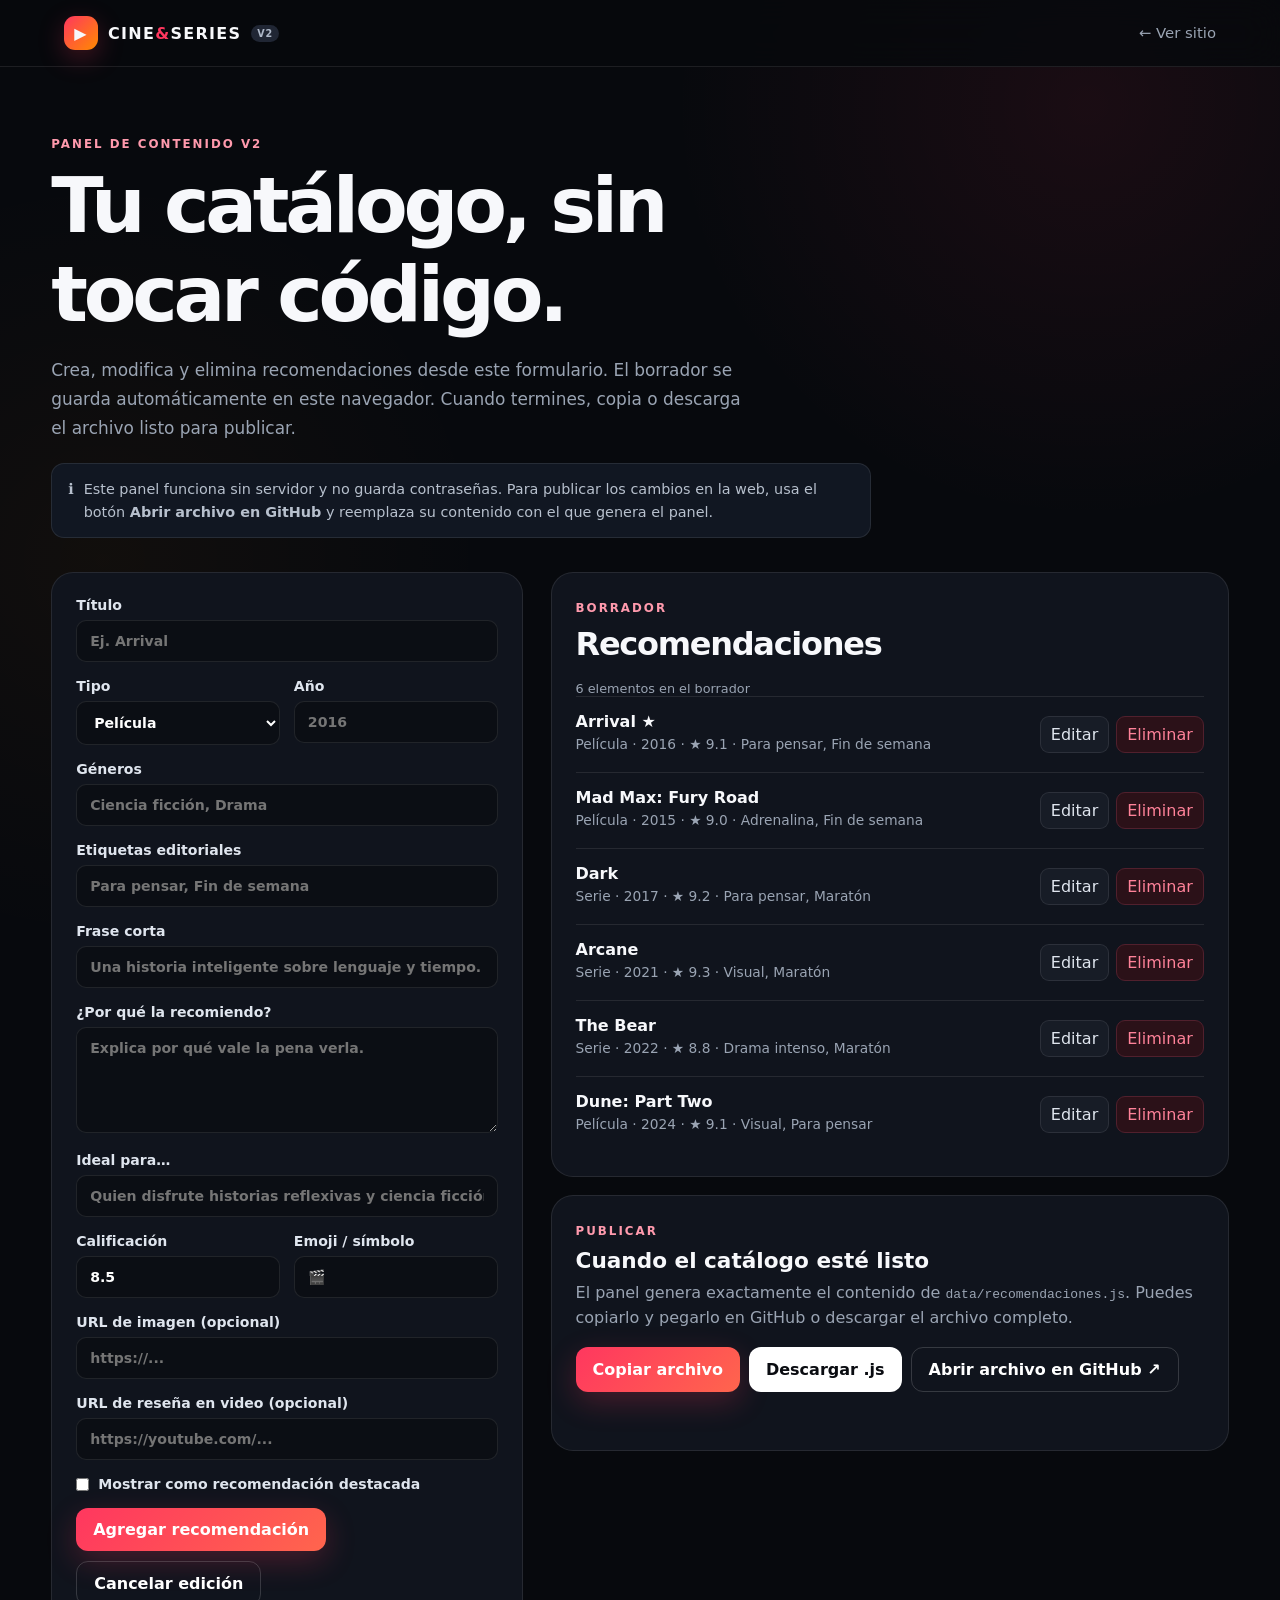
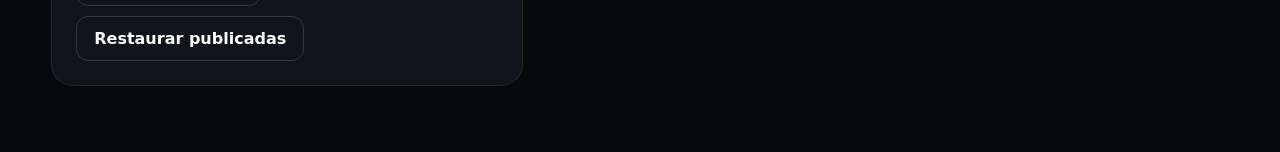
<file: admin.html>
<!doctype html>
<html lang="es">
<head>
  <meta charset="utf-8" />
  <meta name="viewport" content="width=device-width,initial-scale=1" />
  <meta name="robots" content="noindex,nofollow" />
  <meta name="theme-color" content="#080a0f" />
  <title>Administrador V2 | Cine & Series</title>
  <link rel="stylesheet" href="css/styles.css" />
</head>
<body class="admin-body">
  <header class="topbar">
    <a href="./" class="brand">
      <span class="brand-mark">▶</span>
      <span>CINE<span class="accent">&</span>SERIES</span>
      <span class="version-badge">V2</span>
    </a>
    <nav><a href="index.html">← Ver sitio</a></nav>
  </header>

  <main class="admin-main">
    <section class="admin-intro">
      <span class="eyebrow">PANEL DE CONTENIDO V2</span>
      <h1>Tu catálogo, sin tocar código.</h1>
      <p>
        Crea, modifica y elimina recomendaciones desde este formulario. El borrador se guarda
        automáticamente en este navegador. Cuando termines, copia o descarga el archivo listo para publicar.
      </p>
      <div class="admin-note">
        <span>ℹ</span>
        <span>Este panel funciona sin servidor y no guarda contraseñas. Para publicar los cambios en la web,
        usa el botón <strong>Abrir archivo en GitHub</strong> y reemplaza su contenido con el que genera el panel.</span>
      </div>
    </section>

    <section class="admin-layout">
      <form id="recommendationForm" class="admin-form">
        <div class="editing-banner" id="editingBanner">Editando: <strong id="editingTitle"></strong></div>

        <label>Título
          <input id="title" required maxlength="100" placeholder="Ej. Arrival">
        </label>

        <div class="form-row">
          <label>Tipo
            <select id="type">
              <option>Película</option>
              <option>Serie</option>
            </select>
          </label>
          <label>Año
            <input id="yearField" type="number" min="1900" max="2100" placeholder="2016">
          </label>
        </div>

        <label>Géneros
          <input id="genres" required placeholder="Ciencia ficción, Drama">
        </label>

        <label>Etiquetas editoriales
          <input id="editorial" placeholder="Para pensar, Fin de semana">
        </label>

        <label>Frase corta
          <input id="tagline" required maxlength="150" placeholder="Una historia inteligente sobre lenguaje y tiempo.">
        </label>

        <label>¿Por qué la recomiendo?
          <textarea id="reason" required rows="5" maxlength="900" placeholder="Explica por qué vale la pena verla."></textarea>
        </label>

        <label>Ideal para…
          <input id="idealFor" maxlength="220" placeholder="Quien disfrute historias reflexivas y ciencia ficción seria.">
        </label>

        <div class="form-row">
          <label>Calificación
            <input id="rating" type="number" min="0" max="10" step="0.1" value="8.5">
          </label>
          <label>Emoji / símbolo
            <input id="emoji" maxlength="4" value="🎬">
          </label>
        </div>

        <label>URL de imagen (opcional)
          <input id="image" type="url" placeholder="https://...">
        </label>

        <label>URL de reseña en video (opcional)
          <input id="videoUrl" type="url" placeholder="https://youtube.com/...">
        </label>

        <label class="checkbox-line">
          <input id="featured" type="checkbox">
          Mostrar como recomendación destacada
        </label>

        <div class="form-actions">
          <button class="button primary" type="submit" id="saveBtn">Agregar recomendación</button>
          <button class="button ghost" type="button" id="cancelEditBtn" hidden>Cancelar edición</button>
          <button class="button ghost" type="button" id="resetBtn">Restaurar publicadas</button>
        </div>
      </form>

      <div class="admin-stack">
        <aside class="admin-list">
          <div class="admin-list-head">
            <div>
              <span class="eyebrow">BORRADOR</span>
              <h2>Recomendaciones</h2>
              <div class="admin-counter" id="adminCounter"></div>
            </div>
          </div>
          <div id="adminItems"></div>
        </aside>

        <section class="publish-box">
          <span class="eyebrow">PUBLICAR</span>
          <h3>Cuando el catálogo esté listo</h3>
          <p>
            El panel genera exactamente el contenido de <code>data/recomendaciones.js</code>.
            Puedes copiarlo y pegarlo en GitHub o descargar el archivo completo.
          </p>
          <div class="publish-actions">
            <button class="button primary" id="copyBtn" type="button">Copiar archivo</button>
            <button class="button secondary" id="exportBtn" type="button">Descargar .js</button>
            <a class="button ghost" target="_blank" rel="noopener"
              href="https://github.com/oovalleac-ctrl/cine-series-recomendaciones/edit/main/data/recomendaciones.js">
              Abrir archivo en GitHub ↗
            </a>
          </div>
          <div class="status-line" id="statusLine"></div>
        </section>
      </div>
    </section>
  </main>

  <script src="data/recomendaciones.js"></script>
  <script src="js/admin.js"></script>
</body>
</html>
</file>
<file: css/styles.css>
:root{
  --bg:#07090d;--panel:#10141d;--panel-2:#151a25;--panel-3:#0b0e14;--text:#f7f8fb;--muted:#9aa4b3;
  --line:rgba(255,255,255,.09);--line-strong:rgba(255,255,255,.16);--accent:#ff375f;--accent-2:#ff8a00;
  --accent-soft:#ff9aad;--shadow:0 24px 80px rgba(0,0,0,.38)
}
*{box-sizing:border-box}html{scroll-behavior:smooth}body{margin:0;font-family:Inter,ui-sans-serif,system-ui,-apple-system,BlinkMacSystemFont,"Segoe UI",sans-serif;color:var(--text);background:radial-gradient(circle at 85% 6%,rgba(255,55,95,.08),transparent 26rem),radial-gradient(circle at 8% 32%,rgba(255,138,0,.045),transparent 24rem),var(--bg)}
a{color:inherit;text-decoration:none}button,input,textarea,select{font:inherit}.topbar{position:sticky;top:0;z-index:50;display:flex;align-items:center;justify-content:space-between;padding:16px clamp(20px,5vw,72px);background:rgba(7,9,13,.82);border-bottom:1px solid var(--line);backdrop-filter:blur(18px)}
.brand{display:flex;align-items:center;gap:10px;font-weight:900;letter-spacing:.08em}.brand-mark{width:34px;height:34px;border-radius:11px;display:grid;place-items:center;background:linear-gradient(135deg,var(--accent),var(--accent-2));box-shadow:0 8px 26px rgba(255,55,95,.25)}.brand-mark.small{width:30px;height:30px;font-size:.8rem}.accent{color:var(--accent)}.version-badge{font-size:.6rem;padding:3px 6px;border-radius:999px;background:#202634;color:#aeb8c8;letter-spacing:.08em}.topbar nav{display:flex;gap:22px;align-items:center;color:var(--muted);font-size:.93rem}.topbar nav a:hover{color:#fff}.nav-admin{padding:8px 12px;border:1px solid var(--line);border-radius:9px}
main{width:min(1180px,92vw);margin:auto}.eyebrow{display:inline-block;color:var(--accent-soft);font-weight:850;font-size:.74rem;letter-spacing:.17em;margin-bottom:10px}
.hero{position:relative;overflow:hidden;min-height:650px;display:grid;grid-template-columns:1.35fr .75fr;gap:58px;align-items:center;padding:84px 0 72px}.hero-content{position:relative;z-index:2}.hero h1{max-width:850px;font-size:clamp(3.2rem,7vw,6.9rem);line-height:.91;letter-spacing:-.058em;margin:0 0 28px}.gradient-text{background:linear-gradient(90deg,#fff,#ff9aad 46%,#ffac61);-webkit-background-clip:text;background-clip:text;color:transparent}.hero p,.about p,.admin-intro p{color:var(--muted);font-size:1.06rem;line-height:1.72;max-width:700px}.hero-actions{display:flex;gap:12px;flex-wrap:wrap;margin-top:28px}.hero-stats{display:flex;gap:22px;flex-wrap:wrap;margin-top:32px;color:var(--muted);font-size:.82rem}.hero-stats strong{color:#fff;font-size:1.05rem}.hero-glow{position:absolute;border-radius:50%;filter:blur(14px);opacity:.6}.hero-glow-a{width:430px;height:430px;background:rgba(255,55,95,.12);right:0;top:35px}.hero-glow-b{width:360px;height:360px;background:rgba(255,138,0,.075);left:22%;bottom:-140px}
.hero-card{position:relative;z-index:2;min-height:455px;border-radius:30px;padding:28px;display:flex;flex-direction:column;justify-content:flex-end;background:linear-gradient(to top,rgba(6,8,12,.98),rgba(6,8,12,.08)),linear-gradient(135deg,#252b3a,#642039 52%,#a34c26);border:1px solid rgba(255,255,255,.11);box-shadow:var(--shadow);overflow:hidden}.hero-card::before{content:"";position:absolute;inset:0;background:radial-gradient(circle at 70% 20%,rgba(255,255,255,.08),transparent 35%);pointer-events:none}.featured-placeholder{font-size:6rem;margin:auto;opacity:.9;position:relative}.hero-card h2{font-size:2.35rem;margin:10px 0 7px;position:relative}.hero-card p{font-size:.95rem;margin:0 0 16px;position:relative}.hero-card-tags{position:relative;display:flex;gap:7px;flex-wrap:wrap}.mini-label{position:relative;font-size:.68rem;font-weight:900;letter-spacing:.16em;color:#ffd7df}.hero-detail-btn{width:max-content;position:relative}
.button{display:inline-flex;align-items:center;justify-content:center;border:0;border-radius:12px;padding:12px 17px;font-weight:850;cursor:pointer;transition:transform .18s ease,opacity .18s ease}.button:hover{transform:translateY(-1px)}.primary{background:linear-gradient(135deg,var(--accent),#ff654d);color:white;box-shadow:0 10px 30px rgba(255,55,95,.23)}.secondary{background:#fff;color:#0a0c11}.ghost{background:transparent;color:#fff;border:1px solid var(--line-strong)}
.editorial-strip{display:grid;grid-template-columns:repeat(4,1fr);gap:10px;border-top:1px solid var(--line);border-bottom:1px solid var(--line);padding:16px 0;color:#bdc5d1;font-size:.84rem}.editorial-strip span{text-align:center}
.controls{padding:72px 0 32px}.section-heading{display:flex;align-items:end;justify-content:space-between;gap:24px}.section-heading h2,.about h2,.admin-list h2{font-size:clamp(2.2rem,4.4vw,3.7rem);margin:0 0 25px;letter-spacing:-.04em}.result-count{color:var(--muted);padding-bottom:31px;font-size:.9rem}.toolbar{display:grid;grid-template-columns:1fr auto;gap:12px}.search-wrap{position:relative}.search-wrap span{position:absolute;left:16px;top:50%;transform:translateY(-50%);font-size:1.4rem;color:#7e8999}.search-wrap input,#sortSelect{width:100%;background:var(--panel);color:#fff;border:1px solid var(--line);border-radius:15px;padding:15px 17px;outline:none}.search-wrap input{padding-left:46px}.search-wrap input:focus,#sortSelect:focus{border-color:rgba(255,55,95,.65)}#sortSelect{width:205px}
.filters,.editorial-filters{display:flex;gap:9px;flex-wrap:wrap;margin-top:17px}.chip,.micro-chip{border:1px solid var(--line);background:#0f131b;color:var(--muted);border-radius:999px;padding:9px 14px;cursor:pointer}.micro-chip{padding:7px 11px;font-size:.8rem}.chip.active,.chip:hover,.micro-chip.active,.micro-chip:hover{background:#fff;color:#10131a;border-color:#fff}.filter-label{display:inline-flex;align-items:center;color:#687486;font-size:.77rem;margin-right:3px}
.grid{display:grid;grid-template-columns:repeat(3,1fr);gap:22px;padding-bottom:86px}.card{position:relative;overflow:hidden;border-radius:22px;background:var(--panel);border:1px solid var(--line);box-shadow:0 10px 30px rgba(0,0,0,.14);transition:transform .2s ease,border-color .2s ease,box-shadow .2s ease}.card:hover{transform:translateY(-5px);border-color:rgba(255,255,255,.18);box-shadow:0 18px 44px rgba(0,0,0,.24)}.card-open{position:absolute;inset:0;width:100%;height:100%;opacity:0;cursor:pointer;z-index:2}.poster{position:relative;aspect-ratio:16/10;display:flex;align-items:center;justify-content:center;font-size:4.5rem;background:linear-gradient(135deg,#1d2430,#431d31 52%,#5b2f1d);background-size:cover;background-position:center;overflow:hidden}.poster::after{content:"";position:absolute;inset:0;background:linear-gradient(to top,rgba(8,10,15,.78),transparent 64%)}.poster-symbol{position:relative;z-index:1}.rating{position:absolute;z-index:2;top:14px;right:14px;background:rgba(8,10,15,.82);backdrop-filter:blur(10px);padding:7px 10px;border-radius:999px;font-weight:900;font-size:.83rem}.poster-badges{position:absolute;z-index:2;left:14px;bottom:12px;display:flex;gap:6px;flex-wrap:wrap}.editorial-badge{font-size:.66rem;font-weight:800;padding:6px 8px;border-radius:999px;background:rgba(255,255,255,.11);backdrop-filter:blur(10px);border:1px solid rgba(255,255,255,.11);color:#f5f7fb}.card-body{position:relative;padding:20px;z-index:3;pointer-events:none}.meta{color:#ff98aa;font-size:.72rem;font-weight:850;letter-spacing:.1em;text-transform:uppercase}.card h3{font-size:1.5rem;margin:8px 0 6px}.tagline{color:#dce1e9;line-height:1.55;margin:0 0 14px}.genre-line{color:#7f8a9b;font-size:.8rem}.text-button{pointer-events:auto;margin-top:17px;padding:0;border:0;background:none;color:#fff;font-weight:800;cursor:pointer;font-size:.85rem}.empty{grid-column:1/-1;text-align:center;color:var(--muted);padding:70px 20px;border:1px dashed var(--line);border-radius:20px;display:grid;gap:8px}.empty strong{color:#fff;font-size:1.15rem}
.about{display:grid;grid-template-columns:.9fr 1.1fr;gap:70px;align-items:start;border-top:1px solid var(--line);padding:84px 0}.about-copy p:first-child{margin-top:0}
footer{width:min(1180px,92vw);margin:auto;border-top:1px solid var(--line);padding:28px 0 44px;display:flex;justify-content:space-between;align-items:center;gap:20px;color:var(--muted);font-size:.88rem}.footer-brand{color:#fff;font-size:.82rem}
.detail-dialog{width:min(760px,92vw);max-height:88vh;padding:0;border:1px solid var(--line-strong);border-radius:25px;background:var(--panel-2);color:#fff;box-shadow:0 30px 100px rgba(0,0,0,.65);overflow:auto}.detail-dialog::backdrop{background:rgba(0,0,0,.72);backdrop-filter:blur(8px)}.dialog-close{position:sticky;float:right;top:14px;right:14px;z-index:10;width:38px;height:38px;border-radius:50%;border:1px solid var(--line-strong);background:rgba(7,9,13,.82);color:#fff;font-size:1.5rem;cursor:pointer}.detail-hero{height:280px;display:grid;place-items:center;background:linear-gradient(135deg,#1d2430,#431d31 52%,#5b2f1d);background-size:cover;background-position:center}.detail-symbol{font-size:7rem}.detail-body{padding:30px}.detail-topline{display:flex;justify-content:space-between;color:var(--accent-soft);font-size:.79rem;font-weight:850;letter-spacing:.08em;text-transform:uppercase}.detail-body h2{font-size:clamp(2.2rem,5vw,4rem);letter-spacing:-.045em;margin:8px 0}.detail-tagline{font-size:1.13rem;line-height:1.55;color:#dce1e9}.dialog-badges{display:flex;gap:7px;flex-wrap:wrap;margin:16px 0 26px}.detail-section{border-top:1px solid var(--line);padding-top:18px;margin-top:18px}.detail-label{font-size:.67rem;font-weight:900;letter-spacing:.14em;color:#7f8a9a}.detail-section p{color:#c6ceda;line-height:1.65;margin-bottom:0}.detail-actions{display:flex;gap:10px;flex-wrap:wrap;margin-top:27px}
.admin-main{padding:66px 0}.admin-intro{max-width:820px;margin-bottom:34px}.admin-intro h1{font-size:clamp(2.8rem,6vw,5.2rem);margin:0;letter-spacing:-.055em}.admin-intro code{color:#fff}.admin-note{display:flex;gap:10px;align-items:flex-start;padding:14px 16px;margin-top:20px;background:#111722;border:1px solid var(--line);border-radius:13px;color:#b7c0cd;font-size:.9rem;line-height:1.55}
.admin-layout{display:grid;grid-template-columns:minmax(320px,.82fr) minmax(0,1.18fr);gap:28px;align-items:start}.admin-form,.admin-list,.publish-box{background:var(--panel);border:1px solid var(--line);border-radius:22px;padding:24px}.admin-form{position:sticky;top:86px}.admin-form label{display:block;color:#dfe5ee;font-size:.88rem;font-weight:750;margin-bottom:16px}.admin-form input,.admin-form textarea,.admin-form select{width:100%;margin-top:7px;padding:12px 13px;border-radius:10px;border:1px solid var(--line);background:var(--panel-3);color:#fff;outline:none}.admin-form textarea{resize:vertical}.admin-form input:focus,.admin-form textarea:focus,.admin-form select:focus{border-color:rgba(255,55,95,.65)}.checkbox-line{display:flex!important;align-items:center;gap:9px}.checkbox-line input{width:auto;margin:0}.form-row{display:grid;grid-template-columns:1fr 1fr;gap:14px}.form-actions{display:flex;gap:10px;flex-wrap:wrap}.admin-stack{display:grid;gap:18px}.admin-list-head{display:flex;justify-content:space-between;align-items:start;gap:20px}.admin-list h2{font-size:2rem;margin-bottom:18px}.admin-counter{font-size:.8rem;color:var(--muted)}.admin-item{display:grid;grid-template-columns:1fr auto;gap:12px;align-items:center;padding:15px 0;border-top:1px solid var(--line)}.admin-item p{margin:5px 0;color:var(--muted);font-size:.86rem}.admin-item-actions{display:flex;gap:7px}.mini-btn{border:1px solid var(--line);background:#171c26;color:#dfe5ee;border-radius:9px;padding:8px 10px;cursor:pointer}.delete-btn{background:#2b1118;color:#ff8299;border-color:#51202d}.publish-box h3{margin:0 0 8px;font-size:1.35rem}.publish-box p{color:var(--muted);line-height:1.55;margin-top:0}.publish-actions{display:flex;gap:9px;flex-wrap:wrap}.status-line{min-height:22px;color:#91e6b2;font-size:.85rem;margin-top:12px}.editing-banner{display:none;margin-bottom:16px;padding:11px 13px;border-radius:11px;background:#2a2110;border:1px solid #5a4217;color:#ffd98a;font-size:.86rem}.editing-banner.show{display:block}
@media(max-width:900px){.hero{grid-template-columns:1fr;min-height:auto}.hero-card{min-height:350px}.grid{grid-template-columns:repeat(2,1fr)}.about,.admin-layout{grid-template-columns:1fr}.admin-form{position:static}.editorial-strip{grid-template-columns:repeat(2,1fr)}.toolbar{grid-template-columns:1fr}.toolbar #sortSelect{width:100%}}
@media(max-width:620px){.topbar nav a:not(.nav-admin){display:none}.hero{padding-top:58px}.hero h1{font-size:3.35rem}.hero-stats{gap:14px}.grid{grid-template-columns:1fr}.about{gap:18px}.section-heading{display:block}.result-count{display:block;padding:0 0 20px}.editorial-strip{grid-template-columns:1fr 1fr;font-size:.76rem}.editorial-strip span{text-align:left}.form-row{grid-template-columns:1fr}.admin-list-head{flex-direction:column}footer{flex-direction:column;align-items:flex-start}.detail-hero{height:220px}.detail-body{padding:23px}.detail-symbol{font-size:5rem}}

/* WATCHLIST V2.2 */
.nav-active{color:#fff!important}.watch-main{width:min(1280px,94vw);margin:auto}.watch-hero{padding:76px 0 42px;border-bottom:1px solid var(--line)}.watch-hero h1{font-size:clamp(3.2rem,7vw,6.4rem);line-height:.94;letter-spacing:-.055em;margin:0 0 22px}.watch-hero p{max-width:780px;color:var(--muted);font-size:1.05rem;line-height:1.7}.watch-stats{display:flex;gap:22px;flex-wrap:wrap;margin-top:28px;color:var(--muted);font-size:.85rem}.watch-stats strong{display:block;color:#fff;font-size:1.2rem}.watch-controls{padding:34px 0 26px}.watch-group-row{display:flex;align-items:center;gap:12px;flex-wrap:wrap;margin-top:15px;color:var(--muted);font-size:.85rem}.watch-group-row select{background:var(--panel);color:#fff;border:1px solid var(--line);border-radius:10px;padding:9px 12px}.watch-group-row #watchCount{margin-left:auto}.watch-grid{display:grid;grid-template-columns:repeat(4,1fr);gap:18px;padding-bottom:24px}.watch-card{overflow:hidden;border:1px solid var(--line);border-radius:18px;background:var(--panel)}.watch-poster{position:relative;aspect-ratio:2/3;display:grid;place-items:center;font-size:4rem;background:linear-gradient(145deg,#1a2130,#3c2132 55%,#59311d);background-size:cover;background-position:center}.seen-badge,.todo-badge{position:absolute;left:11px;top:11px;padding:6px 9px;border-radius:999px;font-size:.7rem;font-weight:850;backdrop-filter:blur(8px)}.seen-badge{background:rgba(27,109,70,.86);color:#d9ffea}.todo-badge{background:rgba(7,9,13,.78);color:#d3dae5;border:1px solid rgba(255,255,255,.12)}.watch-card-body{padding:15px}.watch-group{color:#ff98aa;font-size:.65rem;font-weight:850;text-transform:uppercase;letter-spacing:.08em;white-space:nowrap;overflow:hidden;text-overflow:ellipsis}.watch-card h3{font-size:1.05rem;line-height:1.25;margin:7px 0 10px}.watch-card h3 small{color:#7f8998;font-weight:500}.watch-rating{display:inline-flex;gap:4px;align-items:center;font-weight:850;font-size:.83rem}.watch-rating small{font-size:.62rem;color:#8390a1}.watch-rating.muted{color:#697485}.watch-review,.watch-note{font-size:.82rem;line-height:1.5;color:#aeb8c5}.watch-note{font-style:italic}.priority-badge{display:inline-block;margin-top:8px;font-size:.67rem;color:#ffd98a}.load-more-wrap{text-align:center;padding:10px 0 74px}.data-note{display:grid;grid-template-columns:.8fr 1.2fr;gap:50px;padding:70px 0;border-top:1px solid var(--line)}.data-note h2{font-size:clamp(2rem,4vw,3rem);margin:0}.data-note p{color:var(--muted);line-height:1.65}.tmdb-credit{grid-column:2;font-size:.78rem;color:#778394!important}
@media(max-width:1050px){.watch-grid{grid-template-columns:repeat(3,1fr)}}@media(max-width:760px){.watch-grid{grid-template-columns:repeat(2,1fr)}.data-note{grid-template-columns:1fr;gap:10px}.tmdb-credit{grid-column:auto}.watch-group-row #watchCount{width:100%;margin-left:0}}@media(max-width:470px){.watch-grid{grid-template-columns:1fr 1fr;gap:10px}.watch-card-body{padding:12px}.watch-card h3{font-size:.92rem}.watch-poster{font-size:3rem}}

.tmdb-credit{display:flex;align-items:center;gap:14px!important}.tmdb-logo{width:130px;max-width:30vw;height:auto}.rating-row{display:flex;gap:9px;align-items:center;flex-wrap:wrap}.rt-rating{color:#ffb6b6}.source-link{display:inline-block;margin-top:9px;font-size:.73rem;color:#9fdcf0;text-decoration:underline;text-underline-offset:3px}


/* TOP 100 + 100 — V2.4 */
.top-all-section{padding:86px 0;border-top:1px solid var(--line)}
.top-all-heading{display:grid;grid-template-columns:1.35fr .65fr;gap:54px;align-items:end}
.top-all-heading h2{font-size:clamp(2.4rem,5vw,4.5rem);line-height:.98;letter-spacing:-.05em;margin:0 0 18px}
.top-all-heading p{max-width:760px;color:var(--muted);line-height:1.7;margin:0}
.top-all-summary{justify-self:end;max-width:260px;padding:20px;border:1px solid var(--line);border-radius:18px;background:linear-gradient(145deg,#111722,#15111a)}
.top-all-summary strong{display:block;font-size:2.15rem;letter-spacing:-.04em}
.top-all-summary span{display:block;color:var(--muted);font-size:.84rem;line-height:1.45;margin-top:5px}
.top-all-toolbar{display:grid;grid-template-columns:1fr minmax(280px,.65fr);gap:20px;align-items:end;margin-top:34px}
.top-all-toolbar .filters{margin:0}
.top-all-search input{background:var(--panel)}
.top-all-subhead{display:flex;justify-content:space-between;gap:16px;margin:22px 0 14px;color:#7f8a9a;font-size:.78rem}
.top-all-grid{display:grid;grid-template-columns:repeat(4,1fr);gap:16px}
.top-card{overflow:hidden;border:1px solid var(--line);border-radius:18px;background:var(--panel);transition:transform .18s ease,border-color .18s ease}
.top-card:hover{transform:translateY(-3px);border-color:var(--line-strong)}
.top-poster{position:relative;aspect-ratio:2/3;display:grid;place-items:center;background:linear-gradient(145deg,#18202d,#402033 55%,#5a321e);background-size:cover;background-position:center}
.top-placeholder{font-size:3.2rem}
.top-rank{position:absolute;left:10px;top:10px;padding:6px 9px;border-radius:999px;background:rgba(7,9,13,.82);font-size:.72rem;font-weight:900;backdrop-filter:blur(8px)}
.top-score{position:absolute;right:10px;top:10px;padding:6px 8px;border-radius:999px;background:rgba(7,9,13,.82);font-size:.72rem;font-weight:900;backdrop-filter:blur(8px)}
.top-score small{font-size:.56rem;color:#98a4b5}
.top-card-body{padding:14px}
.top-card-body h3{font-size:1.03rem;line-height:1.25;margin:6px 0 8px}
.top-card-body p{color:#aeb8c6;font-size:.8rem;line-height:1.5;margin:0 0 10px}
.top-meta-line{display:flex;justify-content:space-between;gap:10px;align-items:end;color:#697586;font-size:.68rem}
.top-source{color:#99dff2;text-decoration:underline;text-underline-offset:3px;white-space:nowrap}
.top-sources{margin-top:28px;padding:18px 20px;border:1px solid var(--line);border-radius:14px;color:#7f8a9a;font-size:.76rem;line-height:1.7}
.top-sources strong{color:#c9d1dd;margin-right:8px}.top-sources a{color:#a9dcea;margin-right:11px;text-decoration:underline;text-underline-offset:3px}
@media(max-width:1050px){.top-all-grid{grid-template-columns:repeat(3,1fr)}}
@media(max-width:760px){.top-all-heading{grid-template-columns:1fr}.top-all-summary{justify-self:start}.top-all-toolbar{grid-template-columns:1fr}.top-all-grid{grid-template-columns:repeat(2,1fr)}}
@media(max-width:470px){.top-all-grid{gap:10px}.top-card-body{padding:11px}.top-card-body h3{font-size:.9rem}.top-card-body p{font-size:.74rem}.top-all-subhead{font-size:.7rem}}


/* CONTEMPORARY MOVIES — V2.5 */
.contemporary-section{padding:86px 0 92px;border-top:1px solid var(--line)}
.contemporary-heading{display:grid;grid-template-columns:1.35fr .65fr;gap:54px;align-items:end}
.contemporary-heading h2{font-size:clamp(2.5rem,5.2vw,4.8rem);line-height:.97;letter-spacing:-.052em;margin:0 0 18px}
.contemporary-heading p{max-width:780px;color:var(--muted);line-height:1.72;margin:0}
.contemporary-toolbar{display:grid;grid-template-columns:1fr 230px;gap:12px;margin-top:34px}
.contemporary-toolbar select{background:var(--panel);color:#fff;border:1px solid var(--line);border-radius:15px;padding:14px 16px;outline:none}
.contemporary-filters{margin-top:16px}
.contemporary-subhead{display:flex;justify-content:space-between;gap:16px;margin:22px 0 14px;color:#7e8999;font-size:.78rem}
.contemporary-grid{display:grid;grid-template-columns:repeat(5,1fr);gap:14px}
.contemporary-card{overflow:hidden;border:1px solid var(--line);border-radius:17px;background:var(--panel);transition:transform .18s ease,border-color .18s ease,box-shadow .18s ease}
.contemporary-card:hover{transform:translateY(-3px);border-color:var(--line-strong);box-shadow:0 14px 34px rgba(0,0,0,.22)}
.contemporary-poster{position:relative;aspect-ratio:2/3;display:grid;place-items:center;background:linear-gradient(145deg,#18202d,#402033 55%,#5a321e);background-size:cover;background-position:center}
.contemporary-rank,.contemporary-score{position:absolute;top:10px;padding:6px 8px;border-radius:999px;background:rgba(7,9,13,.84);font-size:.69rem;font-weight:900;backdrop-filter:blur(8px)}
.contemporary-rank{left:10px}.contemporary-score{right:10px}
.contemporary-body{padding:13px}
.contemporary-body h3{font-size:1rem;line-height:1.25;margin:6px 0 8px}
.contemporary-body p{color:#a9b3c1;font-size:.77rem;line-height:1.45;margin:0 0 10px}
.contemporary-foot{display:flex;align-items:center;justify-content:space-between;gap:8px;color:#697586;font-size:.66rem}
.contemporary-source{color:#9fdcf0;text-decoration:underline;text-underline-offset:3px;white-space:nowrap}
.contemporary-credit{margin-top:28px;padding-top:20px;border-top:1px solid var(--line);color:#7e8999;font-size:.75rem}
@media(max-width:1120px){.contemporary-grid{grid-template-columns:repeat(4,1fr)}}
@media(max-width:900px){.contemporary-heading{grid-template-columns:1fr}.contemporary-heading .top-all-summary{justify-self:start}.contemporary-grid{grid-template-columns:repeat(3,1fr)}}
@media(max-width:700px){.contemporary-toolbar{grid-template-columns:1fr}.contemporary-grid{grid-template-columns:repeat(2,1fr)}}
@media(max-width:470px){.contemporary-grid{gap:10px}.contemporary-body{padding:10px}.contemporary-body h3{font-size:.9rem}.contemporary-body p{font-size:.72rem}.contemporary-foot{font-size:.61rem}}
</file>
